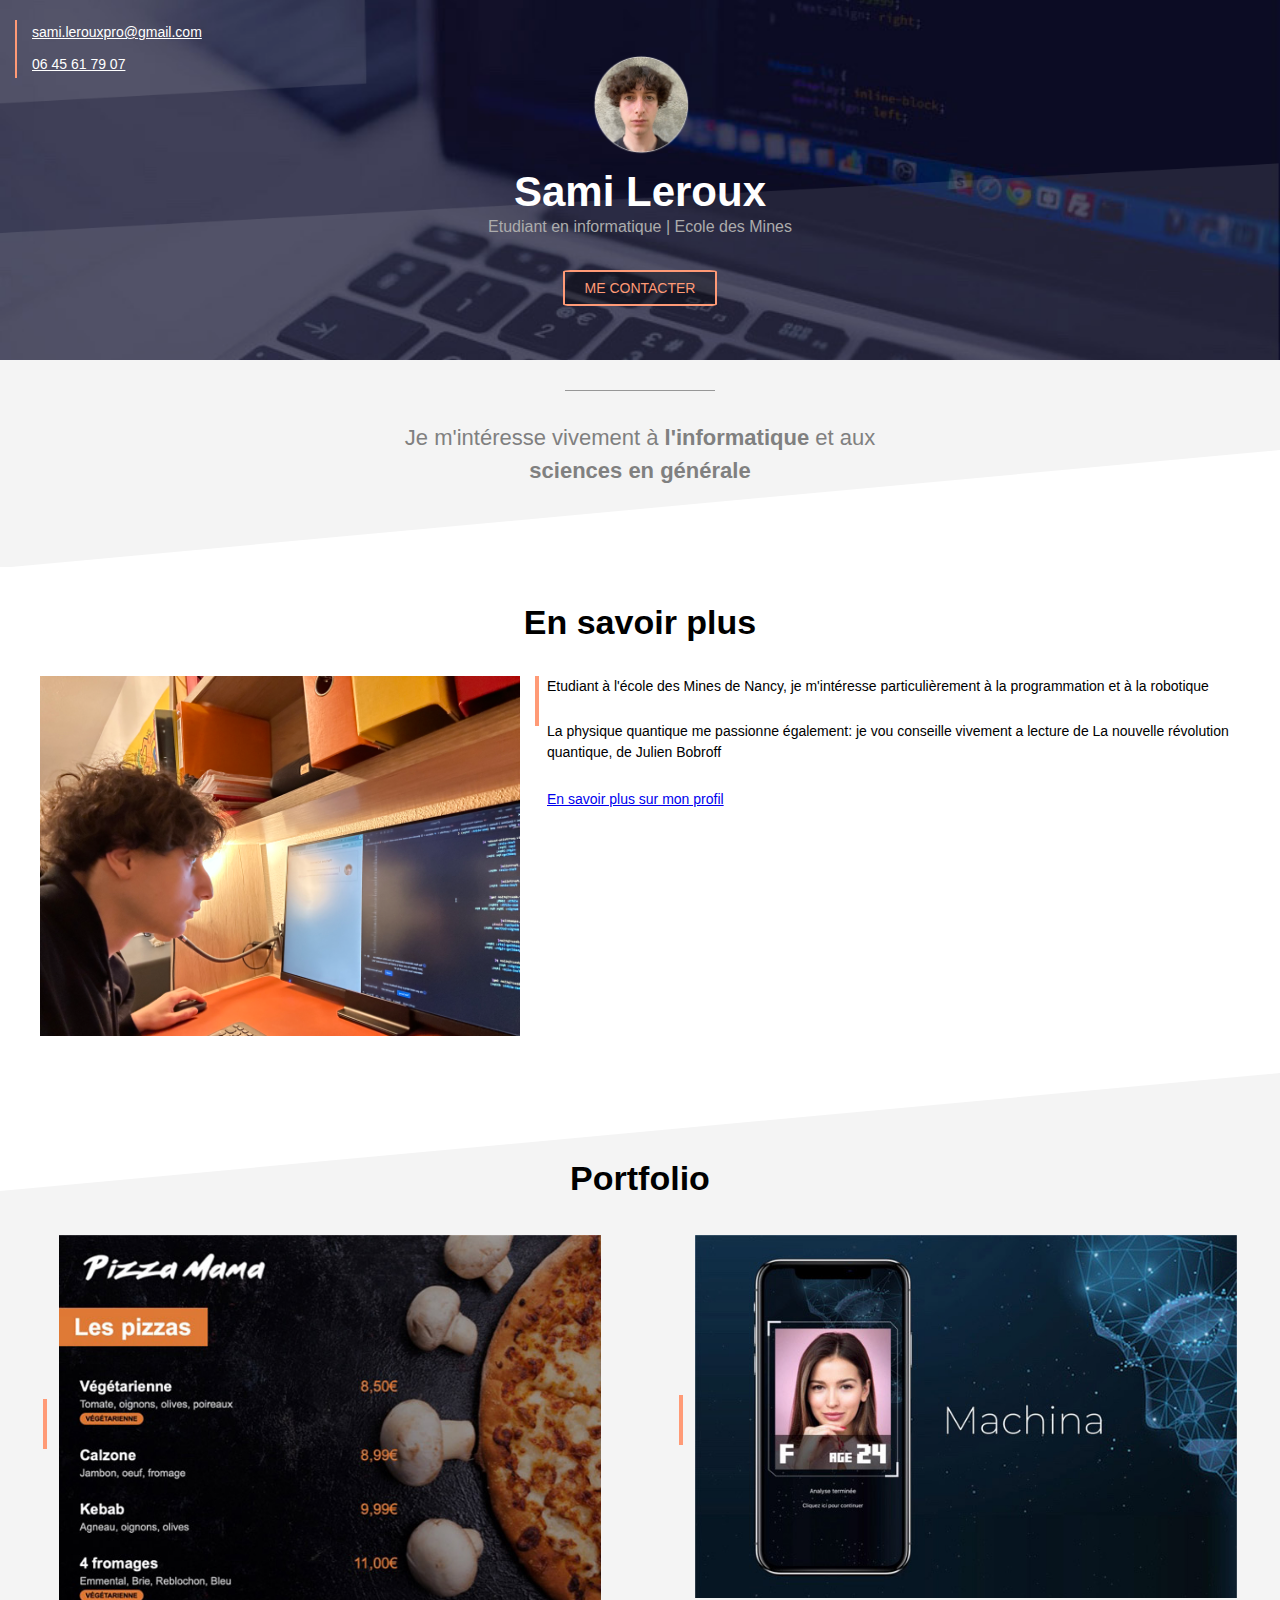
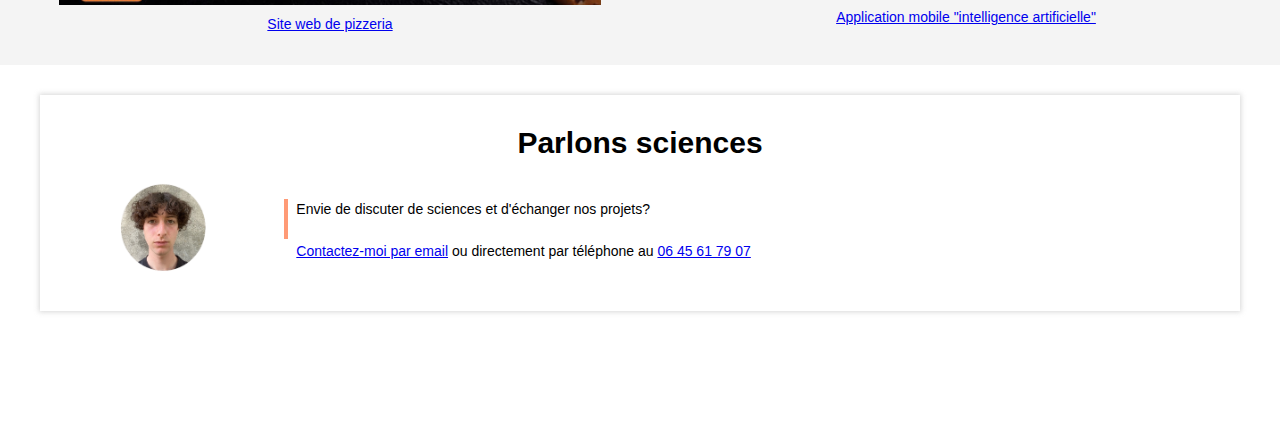
<file: index.html>
<!DOCTYPE html>
<html lang="fr">
<head>
    <meta charset="UTF-8">
    <meta name="viewport" content="width=device-width, initial-scale=1.0">
    <title>Sami LEROUX</title>
    <link rel="stylesheet" href="style.css">

</head>
<body>

    <!--COUVERTURE-->

    <div class="cover">

        
        <p class="image">
            <img src="profile.png">
        </p>

        <h1>
            Sami Leroux
        </h1>

        <p class="description">
            Etudiant en informatique | Ecole des Mines
        </p>
        
        <div class="meContacter">
            <a class="meContacter" href="mailto:sami.lerouxpro@gmail.com?subject=Contact%20pro">
                ME CONTACTER
            </a>
        </div>

        <div class="contact">

            <p><a href="mailto:sami.lerouxpro@gmail.com?subject=Contact%20pro">sami.lerouxpro@gmail.com</a></p>
            <p><a href="tel:+33645617907">06 45 61 79 07</a></p>

        </div>

    </div>

    <!--SECTION GRISE 1-->

    <div class="section sectionGrise1">

        <div class="separateur"></div>

        <p>Je m'intéresse vivement à <b>l'informatique</b> et aux <b>sciences en générale</b></p>

    </div>

    <!--SECTION BLANCHE-->

    <div class="section">

        <h2>
            En savoir plus
        </h2>

        <img class="colonne1" src="profile2.jpg">
        
        
        <div class="colonne2">
            <div class="display barreVerticale">
            <p>Etudiant à l'école des Mines de Nancy, je m'intéresse particulièrement à la programmation et à la robotique</p>
            <br>
            <p>La physique quantique me passionne également: je vou conseille vivement a lecture de La nouvelle révolution quantique, de Julien Bobroff</p>
            <br>
            <a href="https://google.com">En savoir plus sur mon profil</a>
            </div>
        </div>
    </div>

    <!--SECTION GRISE 2-->

    <div class="section sectionGrise2">
        <h2>
            Portfolio
        </h2>

        <table class="ressources C1" style="display: inline-block;">
            <tr><td><div class="ligne"></div></td><td style="width: 100%;"><a href="port-folio-restaurant.html"><img src="project1small.jpg" ></a></td></tr><tr><td></td><td><p style="line-height: 1; margin:0px;"><a href="port-folio-restaurant.html">Site web de pizzeria</a></p></td></tr>
        </table>
        <table class="ressources C2" style="float: right;">
            <tr><td><div class="ligne"></div></td><td style="width: 100%;"><a href="#"><img src="project2small.jpg" ></a></td></tr><tr><td></td><td><p style="line-height: 1; margin:0px;"><a href="#">Application mobile "intelligence artificielle"</a></p></td></tr>
        </table>

    </div>

    <!--SECTION BLANCHE FRAME-->

    <iframe src="contact-frame.html" scrolling="no"></iframe>

</body>
</html>
</file>
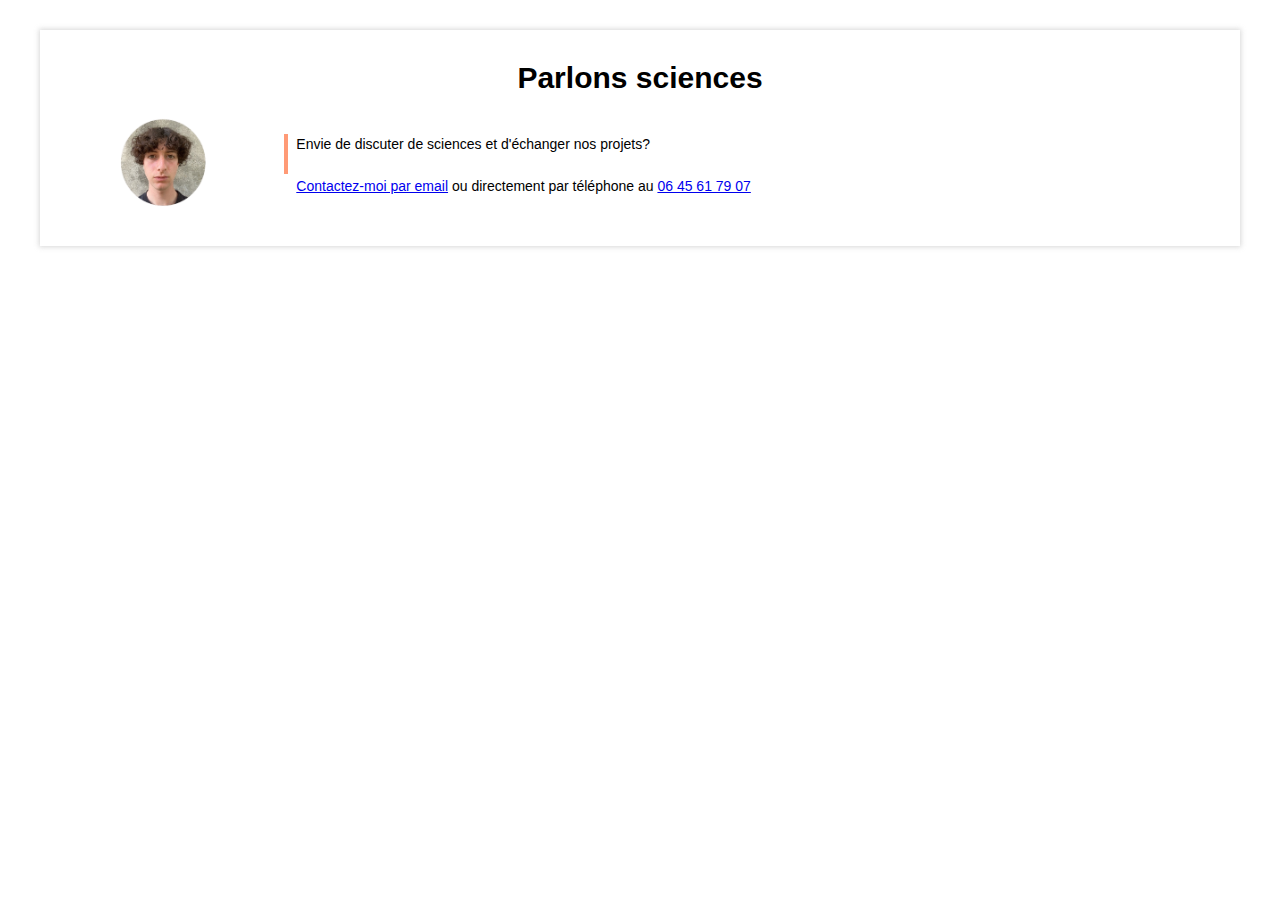
<file: contact-frame.html>
<!DOCTYPE html>
<html lang="fr">
<head>
    <meta charset="UTF-8">
    <meta name="viewport" content="width=device-width, initial-scale=1.0">
   
    <link rel="stylesheet" href="style.css">

</head>

<body>
    <div class="section">

        <div class="separateur sepmobile" style="margin-top: 10px;"></div>

        <div class="projet">

            <h2>Parlons sciences</h2>

            <table class="projet">

                <tr>
                    <td align=center valign="top"><img src="profile.png"></td>
                    <td><div>
                        <p>Envie de discuter de sciences et d'échanger nos projets?</p>
                        <br>
                        <p><a href="mailto:sami.lerouxpro@gmail.com?subject=Contact%20pro">Contactez-moi par email</a> ou directement par téléphone au <a href="tel:+33645617907">06 45 61 79 07</a></p>
                        </div>
                    </td>
                </tr>

            </table>

        </div>

    </div>
</body>
</file>
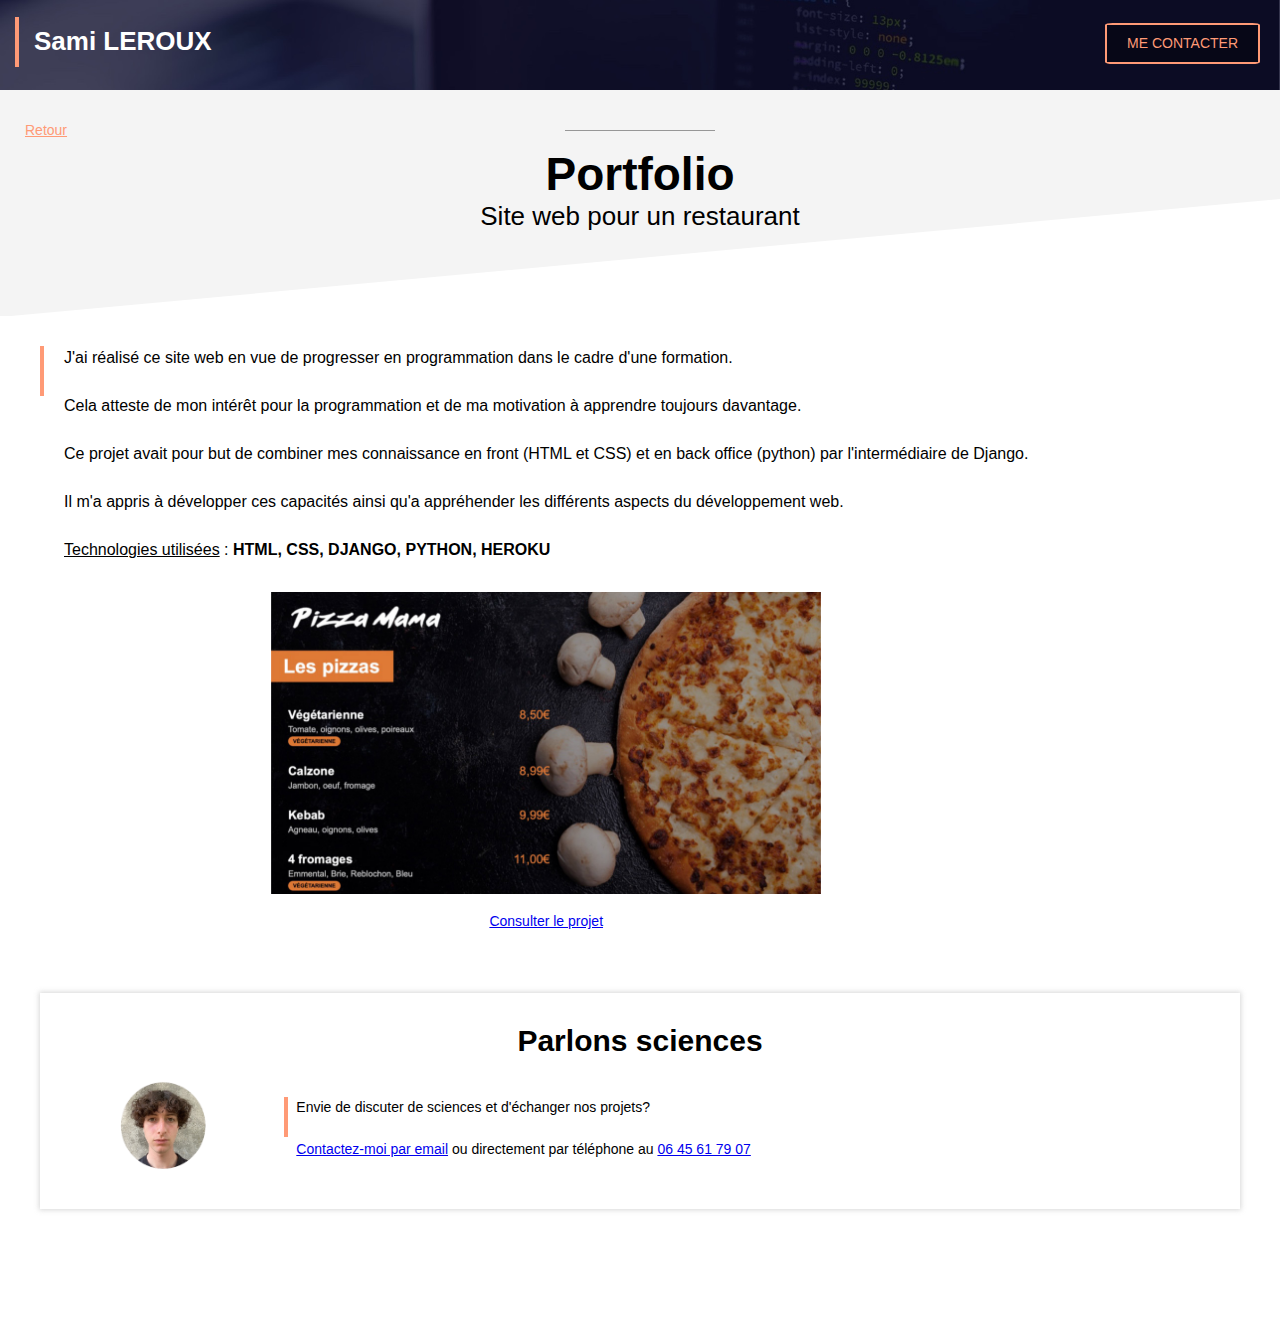
<file: port-folio-restaurant.html>
<!DOCTYPE html>
<html lang="fr">
<head>
    <meta charset="UTF-8">
    <meta name="viewport" content="width=device-width, initial-scale=1.0">
    <title>Site web de restaurant</title>
    <link rel="stylesheet" href="style.css">

</head>

<body>

<!--HEADER-->

<div class="portfolio-header">

    <div class="barreVerticale nom">

        <b>Sami LEROUX</b>
    
    </div>

    

    <a class="meContacter portFolio" href="google.fr">
    ME CONTACTER
    </a>

</div>

<!-- SECTION GRISE TITRE -->

<div class="section sectionGrise1" style="position: relative;">

    <a class="retour" href="index.html">Retour</a>

    <div class="separateur" style="margin-top: 10px;"></div>

    <h1 class="PortFolio">Portfolio</h1>

    <h2 class="PortFolio">Site web pour un restaurant</h2>

</div>

<!-- SECTION CONTENU -->

<div class="section">

<div class="barreVerticale description">

    <p>J'ai réalisé ce site web en vue de progresser en programmation dans le cadre d'une formation.
        <br>
        <br>
        Cela atteste de mon intérêt pour la programmation et de ma motivation à apprendre toujours davantage.
        <br>
        <br>
        Ce projet avait pour but de combiner mes connaissance en front (HTML et CSS) et en back office (python) par l'intermédiaire de Django.
        <br>
        <br>
        Il m'a appris à développer ces capacités ainsi qu'a appréhender les différents aspects du développement web.
        <br>
        <br>
        <u>Technologies utilisées</u> : <b>HTML, CSS, DJANGO, PYTHON, HEROKU</b>
    </p>

    <div style="text-align: center;">

        <a href="#"><img src="project1.jpg"></a>
        
        <a href="#" style="display: block;">Consulter le projet</a>

    </div>

</div>

</div>

<!-- FRAME -->

<iframe src="contact-frame.html" scrolling="no"></iframe>

</body>
</file>
<file: style.css>
:root{
    --color1: rgb(255, 154, 118);
    --color2: #F4F4F4;
}

body{
    margin:0px;
    padding: 0px;
    font-family: Arial;
    line-height: 1.5;
}

iframe {
    width: 100%;
    border : none;
    height: 350px;
}

div.cover{
    background: url(cover_overlay.png) no-repeat center/100% 100%, url(cover.jpg) no-repeat center/cover;
    height: 360px;
    margin: 0px;
}

div.cover p.image{
    text-align: center;
    height: 150px;
    margin-bottom: 0px;
    margin-top: 0px;
    
}

div.cover p img{
    position: relative;
    width: 110px;
    
    margin-top: 50px;
}

div.cover h1{
    text-align: center;
    width: 100%;
    height: 40px;
    margin-bottom:0px;
    margin-top: 10px;
    color: white;
    font-size: 42px;
}

p.description{
    text-align: center;
    width:100%;
    height: 16px;
    padding:0px;
    margin-top: 15px;
    margin-bottom: 0px;
    color: rgb(172, 172, 172);
}

a.meContacter{
    text-align: center;
    text-decoration: none;
    box-sizing: border-box;
    background-color: rgba(0, 0, 0, 0.342);
    border-radius: 5%;
    border: 2px solid var(--color1);
    font-size: 14px;
    color: var(--color1);
    padding:8px 20px;
}

a.meContacter:hover{
    color: rgb(248, 194, 174);
    border: 2px solid rgb(248, 194, 174);
}

div.meContacter{
    text-align: center;
    margin : 45px 0px 20px 0px;
}

div.contact{
    height: 50px;
    width: 200px;
    padding-bottom: 8px;
    margin: 0px 0px 0px 0px;
    position: absolute;
    top:0px;
    left:15px;
    margin-top: 20px;
    padding-left: 15px;
    border-left: 2px solid var(--color1);

}

div.contact p{
    text-align: left;
    margin-bottom: 0px;
    margin-top: 0px;
    margin-bottom: 0px;
}

div.contact p:first-child{
    margin-bottom: 8px;
}

div.contact a{
    color: white;
    font-size: 14px;
}

div.section{
    padding-left: 40px;
    padding-right: 40px;
    padding-bottom: 30px;
    padding-top: 30px;
    overflow: auto ;
    height: fit-content;

}

div.sectionGrise1{
    background: url(triangle2white.svg) no-repeat center bottom -1px/100%;
    background-color: var(--color2);
    padding-bottom: 80px;
}

div.sectionGrise1 p{
    text-align: center;
    font-size: 22px;
    color: grey;
    max-width: 550px;
    margin: 30px auto 0px auto;
}

div.separateur{
    margin: 0px auto 0px auto;
    height:1px;
    width: 150px;
    background-color: #979797;
}

img.colonne1{
    display:inline-block;
    width: 40%;
}


div.colonne2{
    float: right;
    width: 60%; 
}

div.barreVerticale{
    display: inline-block;
    box-sizing: border-box;
    height: 50px;
    border-left: 4px solid var(--color1);
}

div.display{
    padding-left: 8px;
    margin-right: -15px;
    margin-left: 15px;
}

div.colonne2 p,a{
    font-size: 14px;
    margin: 0px;
    padding: 0px;
}

div.sectionGrise2{
    background: url(triangle1white.svg) no-repeat center top/100%;
    background-color: var(--color2);
    padding-top: 80px;
}



h2{
    text-align: center;
    font-size: 34px;
    margin-top: 0px;
}

table.ressources {
    vertical-align: middle;
    text-align: center;
    width:47%
}

table.ressources img{
    width: 100%;
}

table.ressources a{
    line-height: 1px;
}

div.ligne{
    height: 50px;
    border-left: 4px solid var(--color1);
    margin-right: 8px;
}

div.projet{
    padding:25px 20px;
    box-shadow: 0px 0px 5px 1px rgba(150, 150, 150, 0.377) ;
}

div.projet h2{
    font-size: 30px;
    margin-bottom: 10px;
}

table.projet {
    width: 100%;
    font-size: 14px;
}



table.projet img{
    width: 100px;
}

table.projet div{
    display: inline-block;
    box-sizing: border-box;
    height: 40px;
    border-left: 4px solid var(--color1);
    padding-left: 8px;
    margin-left: 20px;
}

table.projet p{
    margin: 0px;
}


.portfolio-header{
    height: 90px;
    background-color: black;
    background: url(header.jpg) no-repeat center/cover;
    position:relative;
}

.nom{
    color: white;
    font-size: 26px;
    margin: 0px;
    padding: 5px 0px 0px 15px;
    text-align: center;
    margin: 17px 0px auto 15px;
}

div.portfolio-header a{
    top: 23px;  
    position:absolute;
    right:20px;
}

h1.PortFolio{
    font-size: 46px;
    text-align:center;
    font-weight: bold;
    margin-top: 20px;
    margin-bottom: 0px;
    line-height: 1;
}

h2.PortFolio{
    font-size: 26px;
    font-weight: normal;
    margin-bottom: 0px;
}

a.retour{
    position: absolute;
    color: var(--color1);
    margin-left: -15px;
}

div.description{
    padding-left: 20px;
}

div.description p{
    margin: 0px;
}

div.description img{
    width: 70%;
    max-width: 550px;
    margin: 30px 0px 10px 0px
}

div.sepmobile{
    display: none;
}

/* RESPONSIVE DESIGN MOBILE SANS IPAD (iPad:768 px) */

@media only screen and (max-width: 767px) {

    iframe {
        width: 100%;
        border : none;
        height: 320px;
    }

    div.cover p.image{
        font-size:18px ;
        
    }
    
    div.cover p img{     
        width: 100px;
        margin-top: 55px;
    }
    
    div.cover h1{
        margin-top: 8px;  
        font-size: 38px;
    }

    div.meContacter{
        margin : 40px 0px 20px 0px;
    }
    
    div.section{
        padding-left: 25px;
        padding-right: 25px;
    
    }
    
    div.sectionGrise1{
        
        padding-bottom: 40px;
    }

    h2{
        font-size: 30px;
    }

    img.colonne1{
        display:inline;
        width: 100%;
        border-radius: 5%;
        box-shadow: 0px 0px 5px 1px rgba(150, 150, 150, 0.377) ;
    }
    
    
    div.colonne2{
        float: left;
        width: 100%; 
        margin-top: 20px;
        margin-left: -15px;
    }

    div.colonne2 p{
        font-size: 14px;
    }

    table.C1{
        display:inline;
        width: 100%;
    }

    table.C2{
        float:left;
        width: 100%;
        margin-top: 20px;
    }

    div.projet{
        padding:0px 0px;
        box-shadow: none;
    }

    table.projet img{
        width: 80px;
    }

    .nom{
        
        font-size: 20px;
        margin: 0px;
        padding: 10px 0px 0px 15px;
        text-align: center;
        margin: 17px 0px auto 15px;
    }
    
    div.portfolio-header a{
        font-size: 12px;
        top: 25px;  
        right:20px;
        padding:7px 15px;
    }

    h1.PortFolio{
        font-size: 40px;
    }
    
    h2.PortFolio{
        font-size: 22px;
    }

    div.description img{
        width: 100%;
        max-width: 550px;
        margin: 30px 0px 10px 0px
    }

    div.sepmobile{
        display: block;
        margin-bottom: 40px;
    }

    div.description{
        padding-left: 10px;
        padding-right: 10px;
    }

    div.description p{
        margin: 0px;
        font-size: 14px;
    }

    div.description img{
        max-width: 452px;
    }
}
</file>
